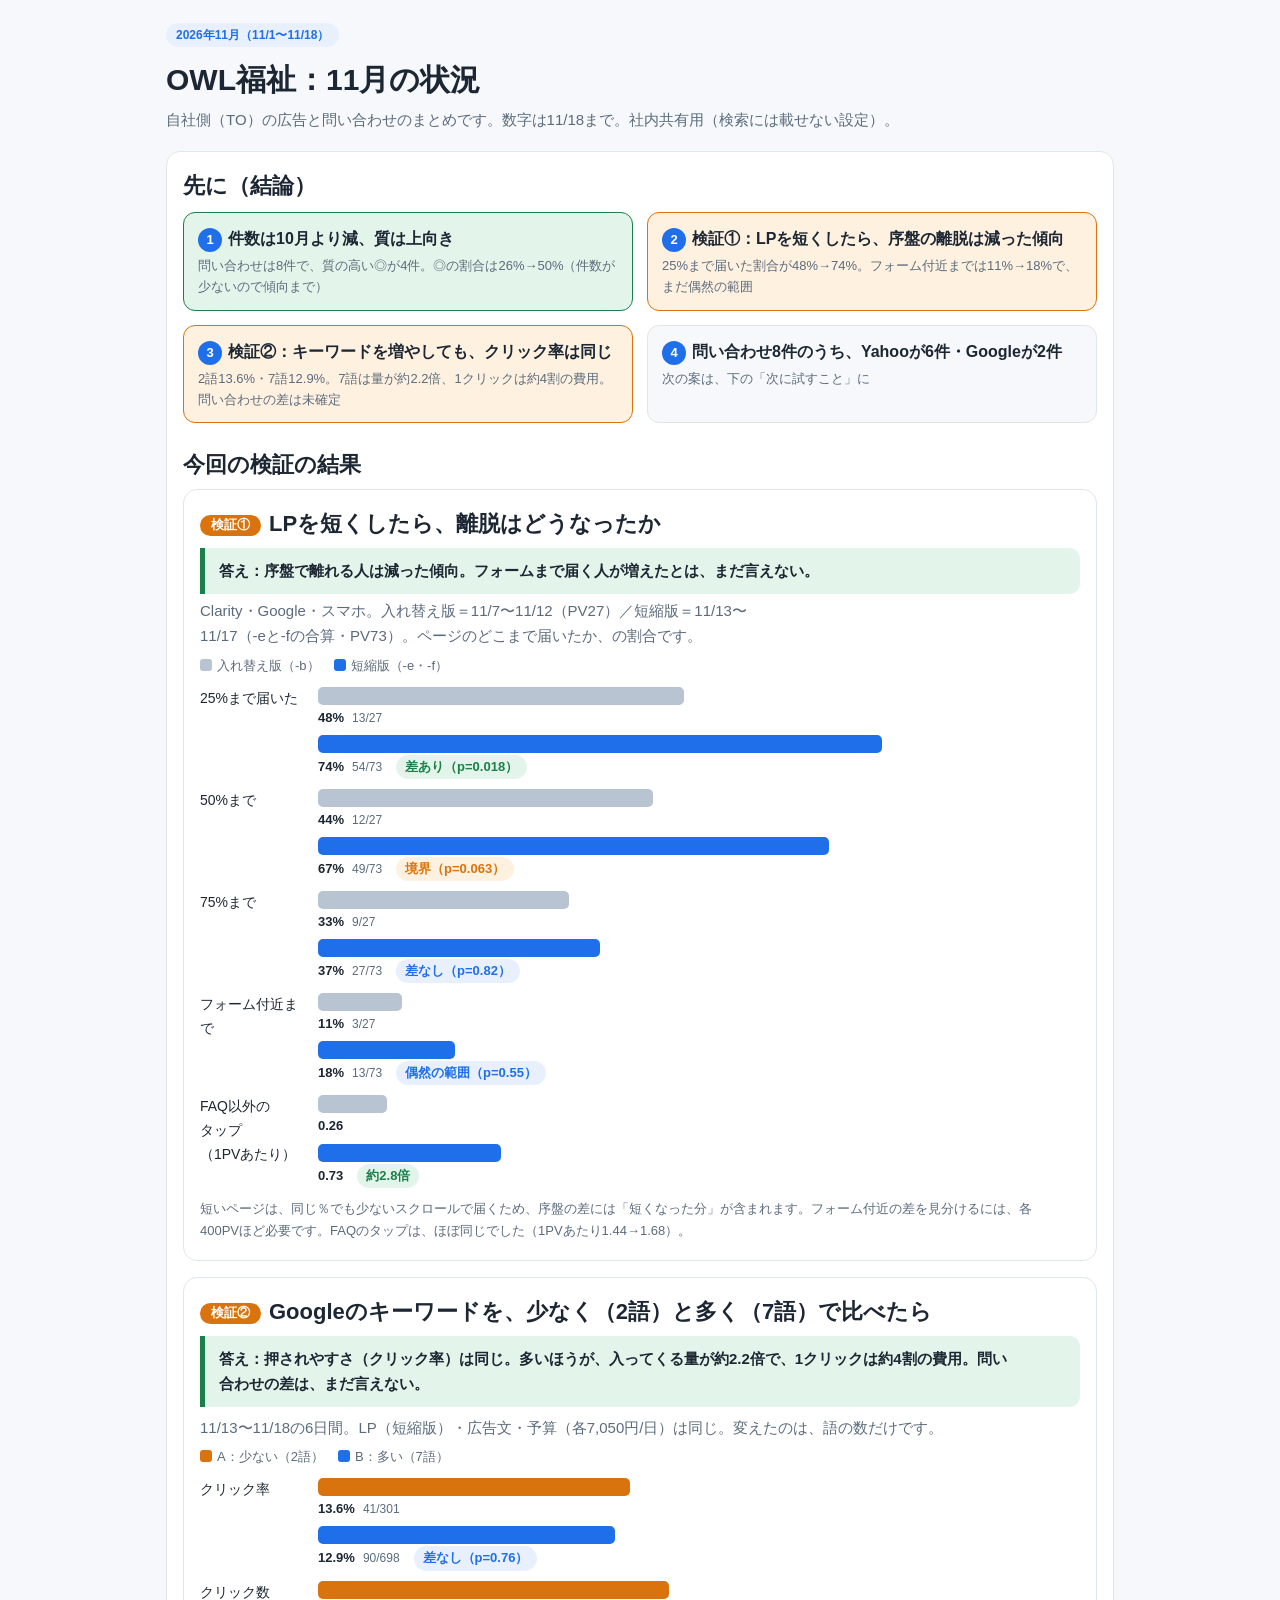
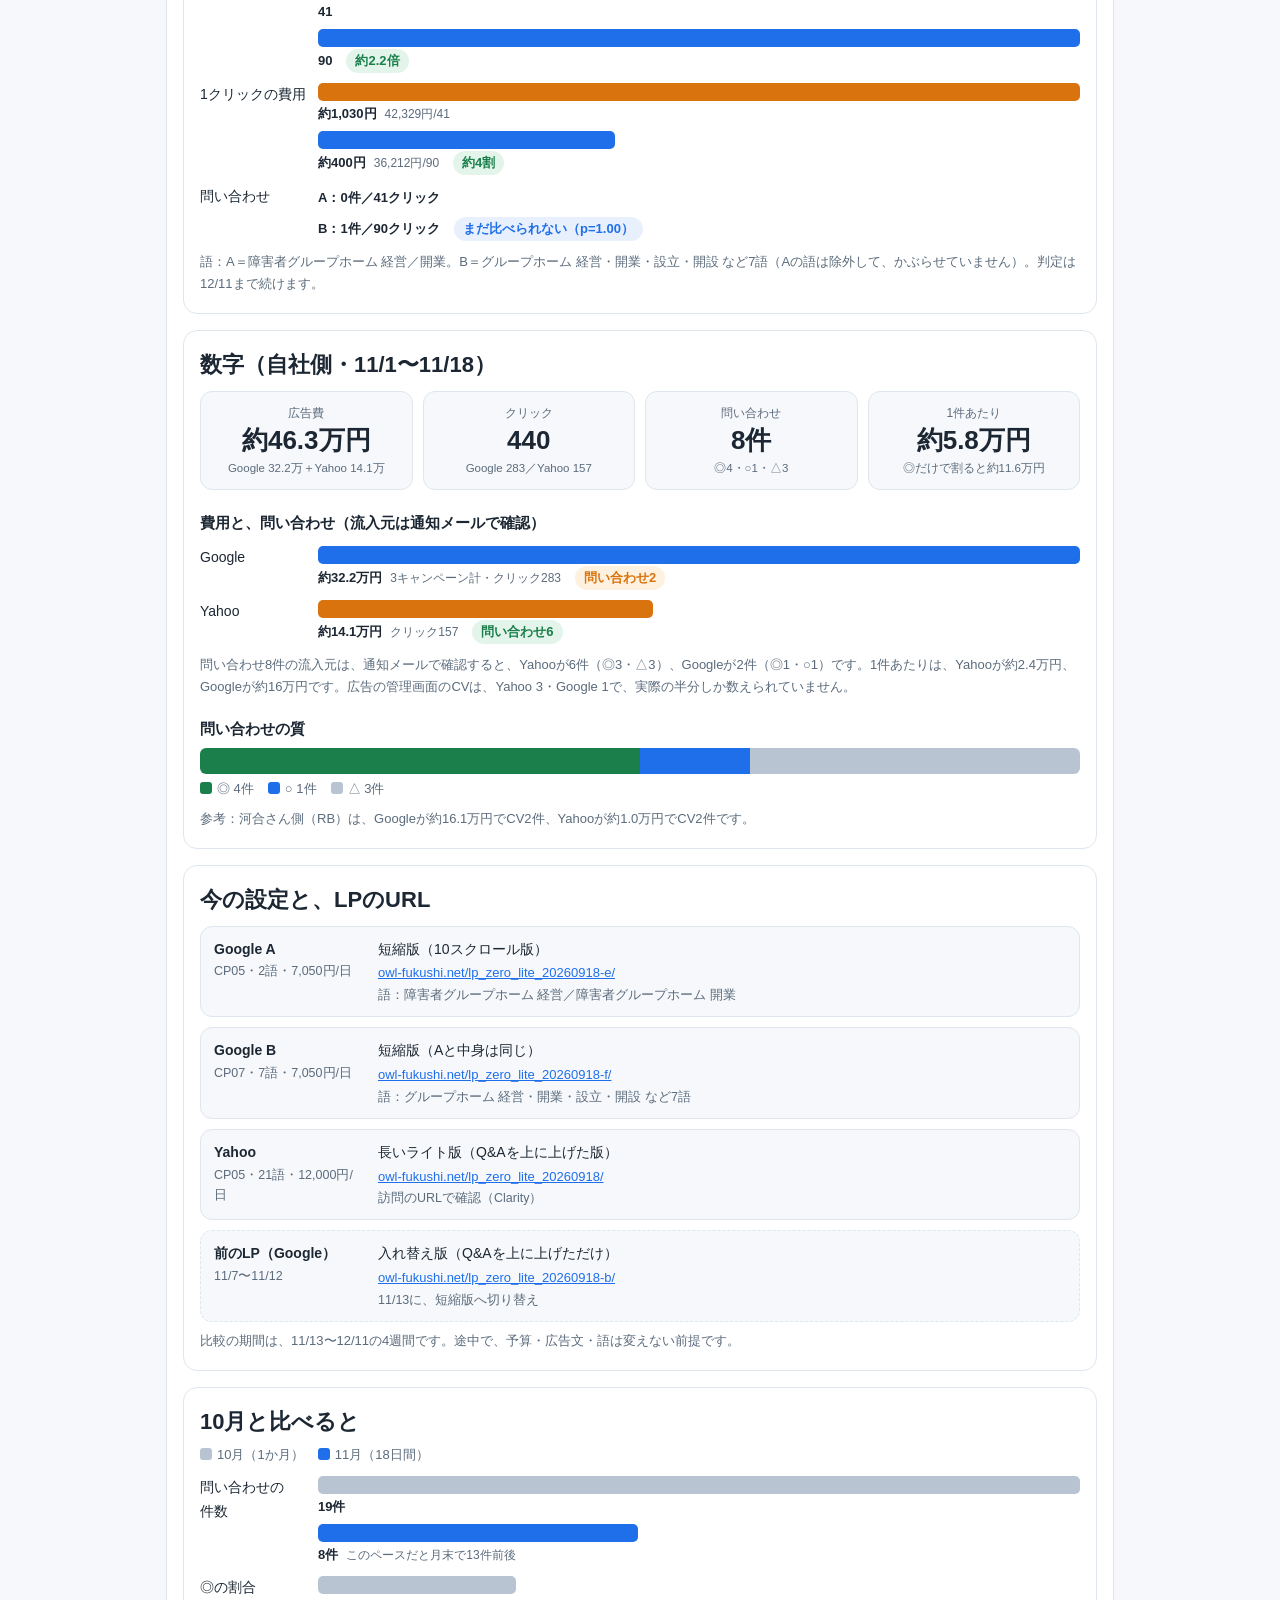
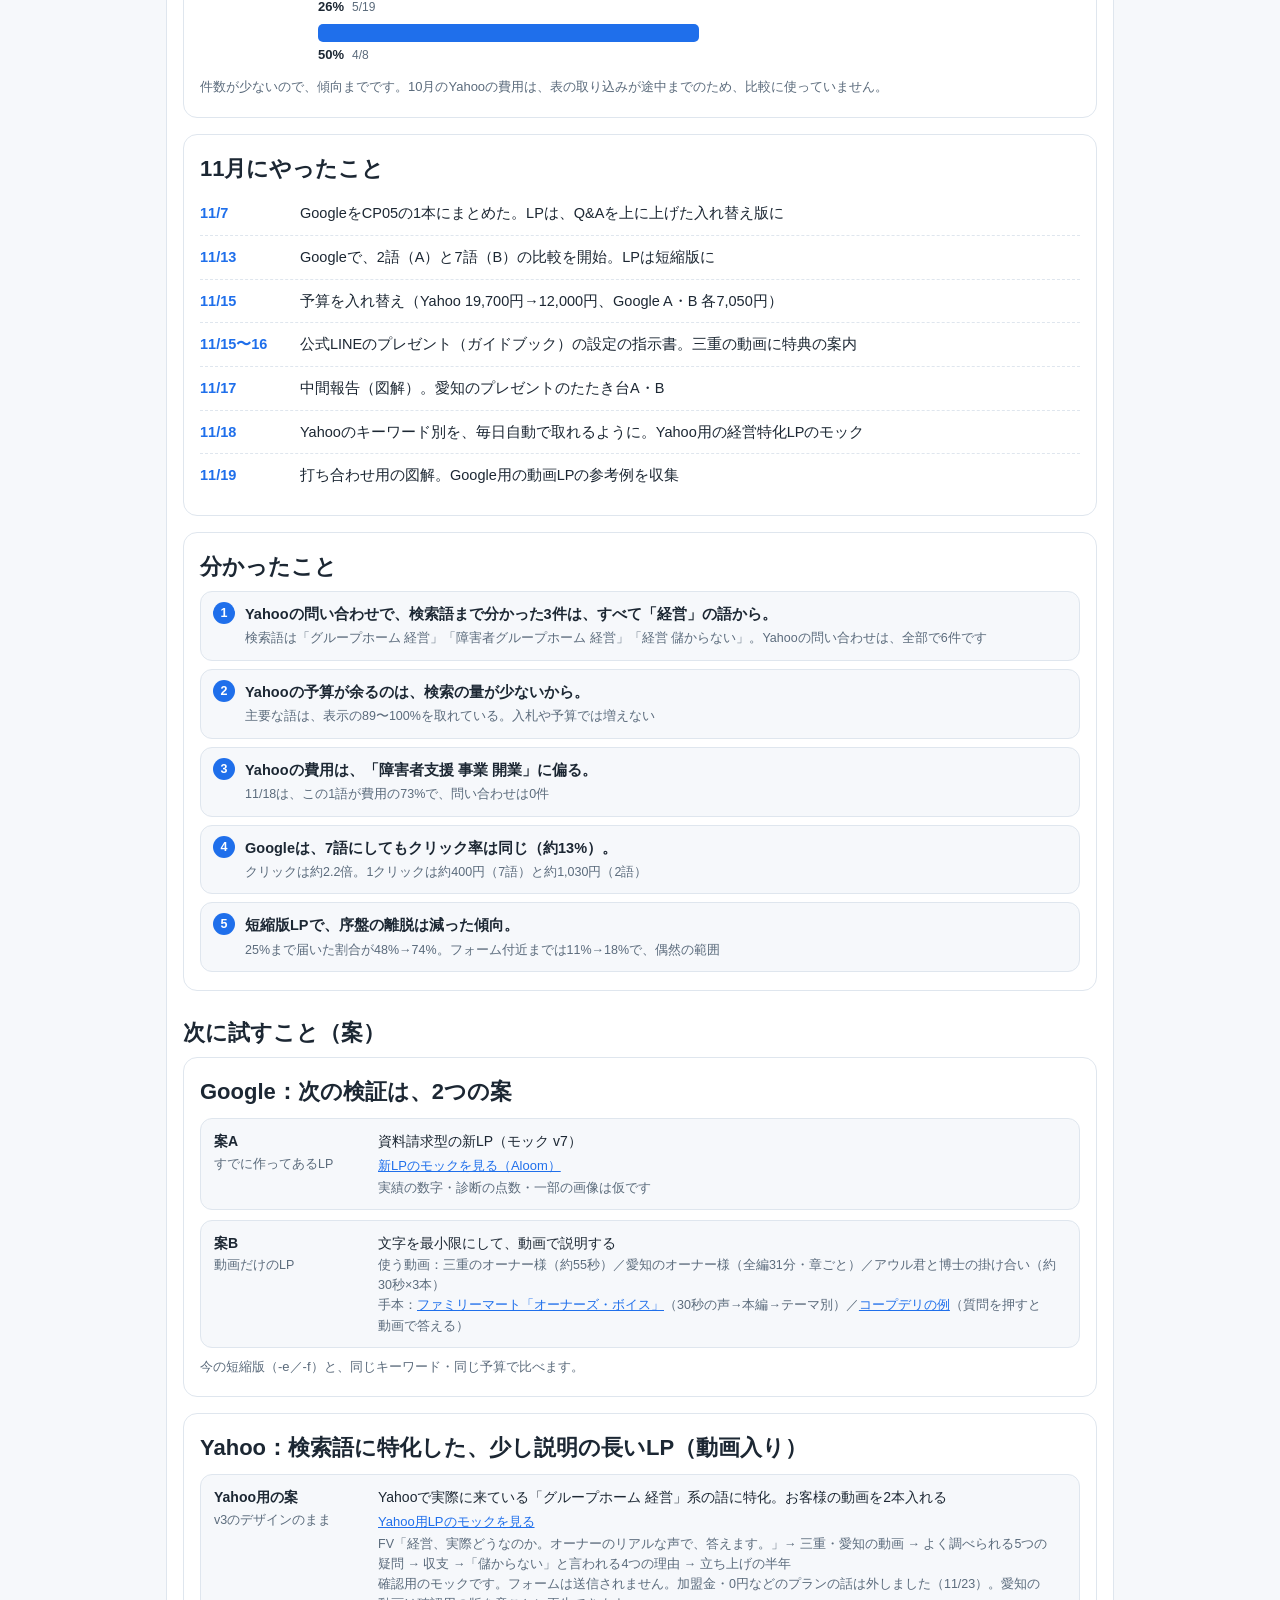
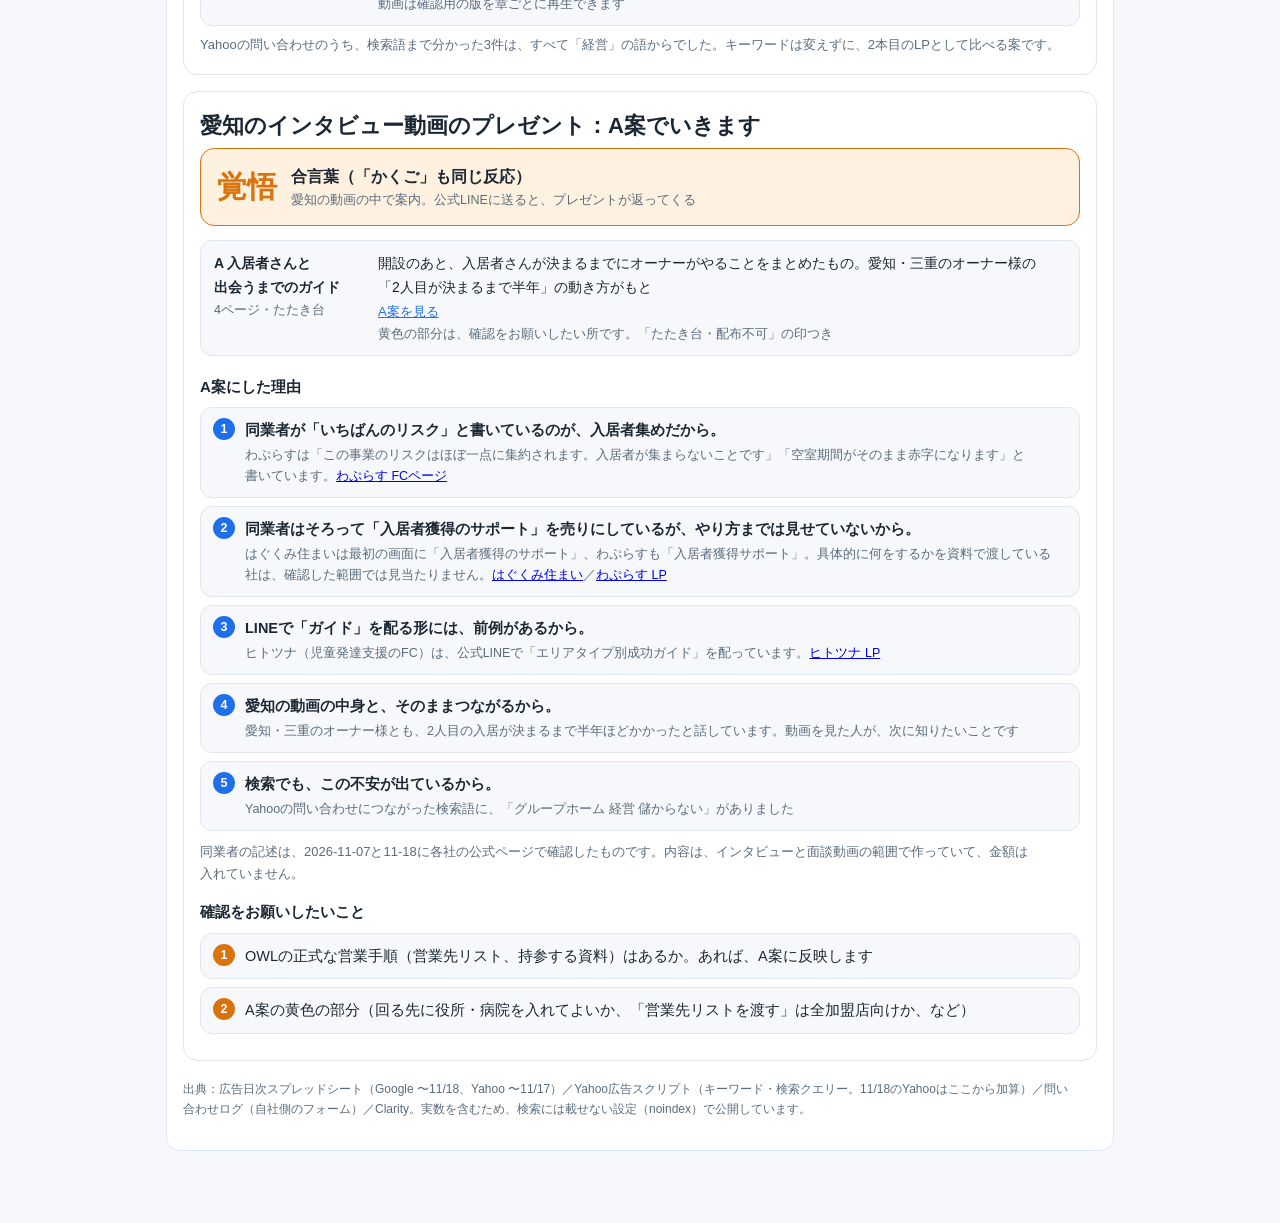
<file: index.html>
<!doctype html>
<html lang="ja">
<head>
<meta charset="utf-8">
<meta name="viewport" content="width=device-width, initial-scale=1">
<meta name="robots" content="noindex,nofollow">
<title>OWL福祉 11月の状況</title>
<style>
:root{
  --bg:#f6f8fb; --card:#ffffff; --ink:#1c2733; --sub:#5b6b7c; --line:#dfe6ee;
  --blue:#1f6feb; --blue-bg:#e8f0fe; --orange:#d9730d; --orange-bg:#fff1e0;
  --green:#1a7f4b; --green-bg:#e3f5ea; --red:#c0392b; --red-bg:#fdeceb; --gray-bar:#b8c4d1;
}
@media (prefers-color-scheme: dark){
  :root:not([data-theme="light"]){
    --bg:#0f1620; --card:#17212d; --ink:#e8eef5; --sub:#9bacbd; --line:#2a3745;
    --blue:#6aa6ff; --blue-bg:#16263f; --orange:#ffa94d; --orange-bg:#3a2a14; --green:#5fd39a; --green-bg:#12301f; --red:#ff8a7a; --red-bg:#3a1a17; --gray-bar:#4a5a6b;
  }
}
:root[data-theme="dark"]{
  --bg:#0f1620; --card:#17212d; --ink:#e8eef5; --sub:#9bacbd; --line:#2a3745;
  --blue:#6aa6ff; --blue-bg:#16263f; --orange:#ffa94d; --orange-bg:#3a2a14; --green:#5fd39a; --green-bg:#12301f; --red:#ff8a7a; --red-bg:#3a1a17; --gray-bar:#4a5a6b;
}
*{box-sizing:border-box}
html{-webkit-text-size-adjust:100%}
body{margin:0;background:var(--bg);color:var(--ink);font-family:-apple-system,BlinkMacSystemFont,"Hiragino Sans","Hiragino Kaku Gothic ProN","Yu Gothic",Meiryo,sans-serif;line-height:1.7;font-size:16px;word-break:auto-phrase;line-break:strict}
h1,h2,h3,.lead{text-wrap:balance}
.wrap{max-width:980px;margin:0 auto;padding:20px 16px 56px}
h1{font-size:clamp(22px,4.6vw,30px);line-height:1.4;margin:6px 0 6px}
h2{font-size:clamp(18px,3.8vw,22px);margin:0 0 6px;line-height:1.45}
h3{font-size:15px;margin:14px 0 6px}
.lead{color:var(--sub);margin:0 0 18px;font-size:15px}
.tag{display:inline-block;font-size:12px;font-weight:700;padding:2px 10px;border-radius:99px;background:var(--blue-bg);color:var(--blue);margin-bottom:6px}
.card{background:var(--card);border:1px solid var(--line);border-radius:14px;padding:18px 16px;margin:0 0 16px}
.concl,.card{min-width:0}
.grid2{display:grid;grid-template-columns:1fr 1fr;gap:14px}
.grid4{display:grid;grid-template-columns:repeat(4,1fr);gap:12px}
@media (max-width:820px){.grid4{grid-template-columns:1fr 1fr}}
@media (max-width:620px){.grid2,.grid4{grid-template-columns:1fr}}
.concl{border-radius:12px;padding:12px 14px;border:1px solid var(--line);background:var(--bg)}
.concl .no{display:inline-block;width:24px;height:24px;line-height:24px;text-align:center;border-radius:99px;background:var(--blue);color:#fff;font-weight:700;font-size:13px;margin-right:6px}
.concl b{display:block;margin-bottom:4px}
.concl small{color:var(--sub);display:block;font-size:13px;line-height:1.6}
.concl.good{background:var(--green-bg);border-color:var(--green)}
.concl.mid{background:var(--orange-bg);border-color:var(--orange)}
.bar-row{display:grid;grid-template-columns:110px minmax(0,1fr);align-items:start;gap:8px;margin:10px 0;font-size:14px}
@media (max-width:620px){.bar-row{grid-template-columns:minmax(0,1fr);gap:2px}}
.bars{display:grid;gap:6px;min-width:0}
.b{display:block;min-width:0}
.b i{display:block;height:18px;border-radius:5px;min-width:3px}
.lab{display:flex;flex-wrap:wrap;align-items:center;gap:2px 8px;margin-top:2px}
.b i.old{background:var(--gray-bar)} .b i.new{background:var(--blue)} .b i.a{background:var(--orange)} .b i.bb{background:var(--blue)} .b i.bud{background:var(--line)} .b i.use{background:var(--orange)}
.b span{font-weight:700;font-variant-numeric:tabular-nums;font-size:13px}
.b em{font-style:normal;color:var(--sub);font-size:12px;font-variant-numeric:tabular-nums}
.legend{display:flex;gap:14px;flex-wrap:wrap;font-size:13px;color:var(--sub);margin:4px 0 8px}
.legend i{display:inline-block;width:12px;height:12px;border-radius:3px;margin-right:5px;vertical-align:-1px}
.note{color:var(--sub);font-size:13px;margin:8px 0 0}
.verdict{display:inline-block;font-size:12px;font-weight:700;padding:1px 9px;border-radius:99px;margin-left:6px}
.v-ok{background:var(--green-bg);color:var(--green)} .v-no{background:var(--orange-bg);color:var(--orange)} .v-same{background:var(--blue-bg);color:var(--blue)}
.flow{display:grid;grid-template-columns:1fr 40px 1fr 40px 1fr;gap:6px;align-items:stretch}
.flow>*{min-width:0}
.flow .step{border-radius:12px;padding:12px;border:1px solid var(--line);background:var(--bg);font-size:14px}
.flow .step b{display:block;font-size:15px;margin-bottom:4px}
.flow .arrow{display:flex;align-items:center;justify-content:center;font-size:24px;color:var(--sub)}
.flow .step.a{background:var(--orange-bg);border-color:var(--orange)}
.flow .step.b2{background:var(--blue-bg);border-color:var(--blue)}
.flow .step.res{background:var(--green-bg);border-color:var(--green)}
@media (max-width:720px){.flow{grid-template-columns:1fr}.flow .arrow{transform:rotate(90deg);height:26px}}

th,td{border-bottom:1px solid var(--line);padding:9px 8px;text-align:left;vertical-align:top}
th{font-size:13px;color:var(--sub)}
td.n{text-align:right;font-variant-numeric:tabular-nums;font-weight:700}
.unk li{margin:5px 0}
ul{margin:6px 0;padding-left:20px}
.foot{color:var(--sub);font-size:12px;margin-top:18px}

h2 .n{display:inline-block;min-width:26px;height:26px;line-height:26px;text-align:center;border-radius:99px;background:var(--blue);color:#fff;font-size:14px;margin-right:8px;vertical-align:2px}
.bt{position:relative;height:22px;border-radius:5px;background:var(--line);overflow:visible;margin:2px 0}
.bt i{display:block;height:100%;border-radius:5px}
.bt .mk{position:absolute;top:-4px;bottom:-4px;width:0;border-left:2px dashed var(--orange)}
.bt .mk em{position:absolute;top:-17px;right:6px;font-style:normal;font-size:10.5px;color:var(--orange);white-space:nowrap;font-weight:700}
.rowd{display:grid;grid-template-columns:54px minmax(0,1fr);gap:8px;align-items:center;margin:20px 0 6px;font-size:13.5px}
.rowd .v{display:flex;gap:8px;align-items:center;flex-wrap:wrap}
.rowd .v b{font-variant-numeric:tabular-nums}
.stack{display:flex;height:26px;border-radius:6px;overflow:hidden;margin:6px 0 4px}
.stack i{display:block;height:100%}
.stack i.h{background:var(--orange)} .stack i.o{background:var(--gray-bar)}
table{width:100%;border-collapse:collapse;font-size:13.5px}
th,td{border-bottom:1px solid var(--line);padding:8px 6px;text-align:right;white-space:nowrap}
th:first-child,td:first-child{text-align:left;white-space:normal}
th{font-size:12px;color:var(--sub);font-weight:700}
.sc{overflow-x:auto;-webkit-overflow-scrolling:touch}
.ask{counter-reset:a;list-style:none;margin:8px 0 0;padding:0}
.ask li{counter-increment:a;position:relative;padding:10px 12px 10px 44px;border:1px solid var(--line);border-radius:12px;background:var(--bg);margin:0 0 8px;font-size:14.5px}
.ask li::before{content:counter(a);position:absolute;left:12px;top:10px;width:22px;height:22px;line-height:22px;text-align:center;border-radius:99px;background:var(--orange);color:#fff;font-size:12.5px;font-weight:700}
.gift{display:grid;grid-template-columns:repeat(3,minmax(0,1fr));gap:12px}
@media (max-width:760px){.gift{grid-template-columns:1fr}}
.gc{border:1px solid var(--line);border-radius:12px;padding:12px 14px;background:var(--bg);font-size:14px}
.gc b{display:block;font-size:15px;margin-bottom:2px}
.gc small{display:block;color:var(--sub);font-size:12.5px;line-height:1.6;margin-top:4px}
.st{display:inline-block;font-size:11.5px;font-weight:700;padding:1px 9px;border-radius:99px;margin-bottom:6px}
.st.ok{background:var(--green-bg);color:var(--green)} .st.wip{background:var(--orange-bg);color:var(--orange)} .st.no{background:var(--red-bg);color:var(--red)}
.key{display:flex;align-items:center;gap:14px;background:var(--orange-bg);border:1px solid var(--orange);border-radius:14px;padding:14px 16px;margin:0 0 14px}
.key .w{font-size:30px;font-weight:800;color:var(--orange);line-height:1}
.key small{display:block;color:var(--sub);font-size:12.5px}
.steps5{display:grid;grid-template-columns:repeat(5,minmax(0,1fr));gap:8px}
@media (max-width:760px){.steps5{grid-template-columns:1fr}}
.sp{border:1px solid var(--line);border-radius:12px;padding:10px 12px;background:var(--bg);font-size:13.5px;line-height:1.55}
.sp b{display:block;font-size:14px;margin-bottom:2px}
.pillbox{display:flex;flex-wrap:wrap;gap:6px;margin:6px 0 0}
.pill{font-size:12.5px;border:1px solid var(--line);border-radius:99px;padding:2px 10px;background:var(--bg)}
.pill.cv{border-color:var(--green);background:var(--green-bg);color:var(--green);font-weight:700}

.kpi{display:grid;grid-template-columns:repeat(4,minmax(0,1fr));gap:10px}
@media (max-width:760px){.kpi{grid-template-columns:1fr 1fr}}
.kp{border:1px solid var(--line);border-radius:12px;padding:12px 10px;background:var(--bg);text-align:center}
.kp small{display:block;font-size:12px;color:var(--sub);line-height:1.5}
.kp b{display:block;font-size:clamp(20px,5vw,26px);line-height:1.3;margin:2px 0;font-variant-numeric:tabular-nums}
.kp i{display:block;font-style:normal;font-size:11.5px;color:var(--sub);line-height:1.5}
.tl{list-style:none;margin:8px 0 0;padding:0}
.tl li{display:grid;grid-template-columns:88px minmax(0,1fr);gap:12px;padding:9px 0;border-bottom:1px dashed var(--line);font-size:14.5px}
.tl li:last-child{border-bottom:0}
.tl li b{color:var(--blue);font-variant-numeric:tabular-nums;white-space:nowrap}
.find{counter-reset:f;list-style:none;margin:8px 0 0;padding:0;display:grid;gap:8px}
.find li{counter-increment:f;position:relative;padding:10px 12px 10px 44px;border:1px solid var(--line);border-radius:12px;background:var(--bg);font-size:14.5px}
.find li::before{content:counter(f);position:absolute;left:12px;top:10px;width:22px;height:22px;line-height:22px;text-align:center;border-radius:99px;background:var(--blue);color:#fff;font-size:12.5px;font-weight:700}
.find li small{display:block;color:var(--sub);font-size:12.5px;margin-top:2px}

.set{display:grid;gap:10px;margin-top:10px}
.sr{display:grid;grid-template-columns:150px minmax(0,1fr);gap:4px 14px;border:1px solid var(--line);border-radius:12px;background:var(--bg);padding:11px 13px;font-size:14px}
@media (max-width:620px){.sr{grid-template-columns:minmax(0,1fr)}}
.sr b{display:block}
.sr small{display:block;color:var(--sub);font-size:12.5px;line-height:1.6}
.sr a{color:var(--blue);word-break:break-all;font-size:13px}
.sr.old{border-style:dashed}

.vt{display:inline-block;font-size:13px;font-weight:700;background:var(--orange);color:#fff;border-radius:99px;padding:1px 11px;margin-right:8px;vertical-align:2px}
.ans{background:var(--green-bg);border-left:5px solid var(--green);border-radius:0 10px 10px 0;padding:10px 14px;margin:8px 0 4px;font-size:15px;line-height:1.7}
</style>
</head>
<body>
<div class="wrap">

<span class="tag">2026年11月（11/1〜11/18）</span>
<h1>OWL福祉：11月の状況</h1>
<p class="lead">自社側（TO）の広告と問い合わせのまとめです。数字は11/18まで。社内共有用（検索には載せない設定）。</p>

<div class="card">
  <h2>先に（結論）</h2>
  <div class="grid2" style="margin-top:10px">
    <div class="concl good"><b><span class="no">1</span>件数は10月より減、質は上向き</b><small>問い合わせは8件で、質の高い◎が4件。◎の割合は26%→50%（件数が少ないので傾向まで）</small></div>
    <div class="concl mid"><b><span class="no">2</span>検証①：LPを短くしたら、序盤の離脱は減った傾向</b><small>25%まで届いた割合が48%→74%。フォーム付近までは11%→18%で、まだ偶然の範囲</small></div>
    <div class="concl mid"><b><span class="no">3</span>検証②：キーワードを増やしても、クリック率は同じ</b><small>2語13.6%・7語12.9%。7語は量が約2.2倍、1クリックは約4割の費用。問い合わせの差は未確定</small></div>
    <div class="concl"><b><span class="no">4</span>問い合わせ8件のうち、Yahooが6件・Googleが2件</b><small>次の案は、下の「次に試すこと」に</small></div>
</div>

<h2 style="margin:26px 0 8px">今回の検証の結果</h2>

<div class="card">
  <h2><span class="vt">検証①</span>LPを短くしたら、離脱はどうなったか</h2>
  <div class="ans"><b>答え：序盤で離れる人は減った傾向。フォームまで届く人が増えたとは、まだ言えない。</b></div>
  <p class="lead" style="margin-bottom:6px">Clarity・Google・スマホ。入れ替え版＝11/7〜11/12（PV27）／短縮版＝11/13〜11/17（-eと-fの合算・PV73）。ページのどこまで届いたか、の割合です。</p>
  <div class="legend"><span><i style="background:var(--gray-bar)"></i>入れ替え版（-b）</span><span><i style="background:var(--blue)"></i>短縮版（-e・-f）</span></div>
  <div class="bar-row"><div>25%まで届いた</div><div class="bars"><div class="b"><i class="old" style="width:48%"></i><div class="lab"><span>48%</span><em>13/27</em></div></div><div class="b"><i class="new" style="width:74%"></i><div class="lab"><span>74%</span><em>54/73</em><span class="verdict v-ok">差あり（p=0.018）</span></div></div></div></div>
  <div class="bar-row"><div>50%まで</div><div class="bars"><div class="b"><i class="old" style="width:44%"></i><div class="lab"><span>44%</span><em>12/27</em></div></div><div class="b"><i class="new" style="width:67%"></i><div class="lab"><span>67%</span><em>49/73</em><span class="verdict v-no">境界（p=0.063）</span></div></div></div></div>
  <div class="bar-row"><div>75%まで</div><div class="bars"><div class="b"><i class="old" style="width:33%"></i><div class="lab"><span>33%</span><em>9/27</em></div></div><div class="b"><i class="new" style="width:37%"></i><div class="lab"><span>37%</span><em>27/73</em><span class="verdict v-same">差なし（p=0.82）</span></div></div></div></div>
  <div class="bar-row"><div>フォーム付近まで</div><div class="bars"><div class="b"><i class="old" style="width:11%"></i><div class="lab"><span>11%</span><em>3/27</em></div></div><div class="b"><i class="new" style="width:18%"></i><div class="lab"><span>18%</span><em>13/73</em><span class="verdict v-same">偶然の範囲（p=0.55）</span></div></div></div></div>
  <div class="bar-row"><div>FAQ以外のタップ（1PVあたり）</div><div class="bars"><div class="b"><i class="old" style="width:9%"></i><div class="lab"><span>0.26</span></div></div><div class="b"><i class="new" style="width:24%"></i><div class="lab"><span>0.73</span><span class="verdict v-ok">約2.8倍</span></div></div></div></div>
  <p class="note">短いページは、同じ％でも少ないスクロールで届くため、序盤の差には「短くなった分」が含まれます。フォーム付近の差を見分けるには、各400PVほど必要です。FAQのタップは、ほぼ同じでした（1PVあたり1.44→1.68）。</p>
</div>

<div class="card">
  <h2><span class="vt">検証②</span>Googleのキーワードを、少なく（2語）と多く（7語）で比べたら</h2>
  <div class="ans"><b>答え：押されやすさ（クリック率）は同じ。多いほうが、入ってくる量が約2.2倍で、1クリックは約4割の費用。問い合わせの差は、まだ言えない。</b></div>
  <p class="lead" style="margin:8px 0 6px">11/13〜11/18の6日間。LP（短縮版）・広告文・予算（各7,050円/日）は同じ。変えたのは、語の数だけです。</p>
  <div class="legend"><span><i style="background:var(--orange)"></i>A：少ない（2語）</span><span><i style="background:var(--blue)"></i>B：多い（7語）</span></div>
  <div class="bar-row"><div>クリック率</div><div class="bars"><div class="b"><i class="a" style="width:41%"></i><div class="lab"><span>13.6%</span><em>41/301</em></div></div><div class="b"><i class="bb" style="width:39%"></i><div class="lab"><span>12.9%</span><em>90/698</em><span class="verdict v-same">差なし（p=0.76）</span></div></div></div></div>
  <div class="bar-row"><div>クリック数</div><div class="bars"><div class="b"><i class="a" style="width:46%"></i><div class="lab"><span>41</span></div></div><div class="b"><i class="bb" style="width:100%"></i><div class="lab"><span>90</span><span class="verdict v-ok">約2.2倍</span></div></div></div></div>
  <div class="bar-row"><div>1クリックの費用</div><div class="bars"><div class="b"><i class="a" style="width:100%"></i><div class="lab"><span>約1,030円</span><em>42,329円/41</em></div></div><div class="b"><i class="bb" style="width:39%"></i><div class="lab"><span>約400円</span><em>36,212円/90</em><span class="verdict v-ok">約4割</span></div></div></div></div>
  <div class="bar-row"><div>問い合わせ</div><div class="bars"><div class="b"><div class="lab"><span>A：0件／41クリック</span></div></div><div class="b"><div class="lab"><span>B：1件／90クリック</span><span class="verdict v-same">まだ比べられない（p=1.00）</span></div></div></div></div>
  <p class="note">語：A＝障害者グループホーム 経営／開業。B＝グループホーム 経営・開業・設立・開設 など7語（Aの語は除外して、かぶらせていません）。判定は12/11まで続けます。</p>
</div>

<div class="card">
  <h2>数字（自社側・11/1〜11/18）</h2>
  <div class="kpi" style="margin-top:10px">
    <div class="kp"><small>広告費</small><b>約46.3万円</b><i>Google 32.2万＋Yahoo 14.1万</i></div>
    <div class="kp"><small>クリック</small><b>440</b><i>Google 283／Yahoo 157</i></div>
    <div class="kp"><small>問い合わせ</small><b>8件</b><i>◎4・○1・△3</i></div>
    <div class="kp"><small>1件あたり</small><b>約5.8万円</b><i>◎だけで割ると約11.6万円</i></div>
  </div>

  <h3 style="font-size:15px;margin:20px 0 4px">費用と、問い合わせ（流入元は通知メールで確認）</h3>
  <div class="bar-row"><div>Google</div><div class="bars"><div class="b"><i class="new" style="width:100%"></i><div class="lab"><span>約32.2万円</span><em>3キャンペーン計・クリック283</em><span class="verdict v-no">問い合わせ2</span></div></div></div></div>
  <div class="bar-row"><div>Yahoo</div><div class="bars"><div class="b"><i class="a" style="width:43.9%"></i><div class="lab"><span>約14.1万円</span><em>クリック157</em><span class="verdict v-ok">問い合わせ6</span></div></div></div></div>
  <p class="note">問い合わせ8件の流入元は、通知メールで確認すると、Yahooが6件（◎3・△3）、Googleが2件（◎1・○1）です。1件あたりは、Yahooが約2.4万円、Googleが約16万円です。広告の管理画面のCVは、Yahoo 3・Google 1で、実際の半分しか数えられていません。</p>

  <h3 style="font-size:15px;margin:18px 0 4px">問い合わせの質</h3>
  <div class="stack"><i style="width:50%;background:var(--green)"></i><i style="width:12.5%;background:var(--blue)"></i><i style="width:37.5%;background:var(--gray-bar)"></i></div>
  <div class="legend"><span><i style="background:var(--green)"></i>◎ 4件</span><span><i style="background:var(--blue)"></i>○ 1件</span><span><i style="background:var(--gray-bar)"></i>△ 3件</span></div>
  <p class="note">参考：河合さん側（RB）は、Googleが約16.1万円でCV2件、Yahooが約1.0万円でCV2件です。</p>
</div>

<div class="card">
  <h2>今の設定と、LPのURL</h2>
  <div class="set">
    <div class="sr"><div><b>Google A</b><small>CP05・2語・7,050円/日</small></div><div>短縮版（10スクロール版）<br><a href="https://owl-fukushi.net/lp_zero_lite_20260918-e/" target="_blank" rel="noopener">owl-fukushi.net/lp_zero_lite_20260918-e/</a><small>語：障害者グループホーム 経営／障害者グループホーム 開業</small></div></div>
    <div class="sr"><div><b>Google B</b><small>CP07・7語・7,050円/日</small></div><div>短縮版（Aと中身は同じ）<br><a href="https://owl-fukushi.net/lp_zero_lite_20260918-f/" target="_blank" rel="noopener">owl-fukushi.net/lp_zero_lite_20260918-f/</a><small>語：グループホーム 経営・開業・設立・開設 など7語</small></div></div>
    <div class="sr"><div><b>Yahoo</b><small>CP05・21語・12,000円/日</small></div><div>長いライト版（Q&amp;Aを上に上げた版）<br><a href="https://owl-fukushi.net/lp_zero_lite_20260918/" target="_blank" rel="noopener">owl-fukushi.net/lp_zero_lite_20260918/</a><small>訪問のURLで確認（Clarity）</small></div></div>
    <div class="sr old"><div><b>前のLP（Google）</b><small>11/7〜11/12</small></div><div>入れ替え版（Q&amp;Aを上に上げただけ）<br><a href="https://owl-fukushi.net/lp_zero_lite_20260918-b/" target="_blank" rel="noopener">owl-fukushi.net/lp_zero_lite_20260918-b/</a><small>11/13に、短縮版へ切り替え</small></div></div>
  </div>
  <p class="note">比較の期間は、11/13〜12/11の4週間です。途中で、予算・広告文・語は変えない前提です。</p>
</div>

<div class="card">
  <h2>10月と比べると</h2>
  <div class="legend"><span><i style="background:var(--gray-bar)"></i>10月（1か月）</span><span><i style="background:var(--blue)"></i>11月（18日間）</span></div>
  <div class="bar-row"><div>問い合わせの件数</div><div class="bars"><div class="b"><i class="old" style="width:100%"></i><div class="lab"><span>19件</span></div></div><div class="b"><i class="new" style="width:42%"></i><div class="lab"><span>8件</span><em>このペースだと月末で13件前後</em></div></div></div></div>
  <div class="bar-row"><div>◎の割合</div><div class="bars"><div class="b"><i class="old" style="width:26%"></i><div class="lab"><span>26%</span><em>5/19</em></div></div><div class="b"><i class="new" style="width:50%"></i><div class="lab"><span>50%</span><em>4/8</em></div></div></div></div>
  <p class="note">件数が少ないので、傾向までです。10月のYahooの費用は、表の取り込みが途中までのため、比較に使っていません。</p>
</div>

<div class="card">
  <h2>11月にやったこと</h2>
  <ul class="tl">
    <li><b>11/7</b><span>GoogleをCP05の1本にまとめた。LPは、Q&amp;Aを上に上げた入れ替え版に</span></li>
    <li><b>11/13</b><span>Googleで、2語（A）と7語（B）の比較を開始。LPは短縮版に</span></li>
    <li><b>11/15</b><span>予算を入れ替え（Yahoo 19,700円→12,000円、Google A・B 各7,050円）</span></li>
    <li><b>11/15〜16</b><span>公式LINEのプレゼント（ガイドブック）の設定の指示書。三重の動画に特典の案内</span></li>
    <li><b>11/17</b><span>中間報告（図解）。愛知のプレゼントのたたき台A・B</span></li>
    <li><b>11/18</b><span>Yahooのキーワード別を、毎日自動で取れるように。Yahoo用の経営特化LPのモック</span></li>
    <li><b>11/19</b><span>打ち合わせ用の図解。Google用の動画LPの参考例を収集</span></li>
  </ul>
</div>

<div class="card">
  <h2>分かったこと</h2>
  <ol class="find">
    <li><b>Yahooの問い合わせで、検索語まで分かった3件は、すべて「経営」の語から。</b><small>検索語は「グループホーム 経営」「障害者グループホーム 経営」「経営 儲からない」。Yahooの問い合わせは、全部で6件です</small></li>
    <li><b>Yahooの予算が余るのは、検索の量が少ないから。</b><small>主要な語は、表示の89〜100%を取れている。入札や予算では増えない</small></li>
    <li><b>Yahooの費用は、「障害者支援 事業 開業」に偏る。</b><small>11/18は、この1語が費用の73%で、問い合わせは0件</small></li>
    <li><b>Googleは、7語にしてもクリック率は同じ（約13%）。</b><small>クリックは約2.2倍。1クリックは約400円（7語）と約1,030円（2語）</small></li>
    <li><b>短縮版LPで、序盤の離脱は減った傾向。</b><small>25%まで届いた割合が48%→74%。フォーム付近までは11%→18%で、偶然の範囲</small></li>
  </ol>
</div>

<h2 style="margin:26px 0 8px">次に試すこと（案）</h2>

<div class="card">
  <h2>Google：次の検証は、2つの案</h2>
  <div class="set">
    <div class="sr"><div><b>案A</b><small>すでに作ってあるLP</small></div><div>資料請求型の新LP（モック v7）<br><a href="https://aloom-storage.runbird.net/html/cmtv3s2q000038lljfumo9wjy/025284fa-03eb-4c4d-9f07-5eff56b9f38e.html" target="_blank" rel="noopener">新LPのモックを見る（Aloom）</a><small>実績の数字・診断の点数・一部の画像は仮です</small></div></div>
    <div class="sr"><div><b>案B</b><small>動画だけのLP</small></div><div>文字を最小限にして、動画で説明する<br><small>使う動画：三重のオーナー様（約55秒）／愛知のオーナー様（全編31分・章ごと）／アウル君と博士の掛け合い（約30秒×3本）</small><small>手本：<a href="https://www.family.co.jp/company/fc/lp/ownersvoice.html" target="_blank" rel="noopener">ファミリーマート「オーナーズ・ボイス」</a>（30秒の声→本編→テーマ別）／<a href="https://mil.movie/case/16565.html/" target="_blank" rel="noopener">コープデリの例</a>（質問を押すと動画で答える）</small></div></div>
  </div>
  <p class="note">今の短縮版（-e／-f）と、同じキーワード・同じ予算で比べます。</p>
</div>

<div class="card">
  <h2>Yahoo：検索語に特化した、少し説明の長いLP（動画入り）</h2>
  <div class="set">
    <div class="sr"><div><b>Yahoo用の案</b><small>v3のデザインのまま</small></div><div>Yahooで実際に来ている「グループホーム 経営」系の語に特化。お客様の動画を2本入れる<br><a href="https://hoshizaemonn.github.io/owl-fukushi-202611/lp-yahoo/" target="_blank" rel="noopener">Yahoo用LPのモックを見る</a><small>FV「経営、実際どうなのか。オーナーのリアルな声で、答えます。」→ 三重・愛知の動画 → よく調べられる5つの疑問 → 収支 →「儲からない」と言われる4つの理由 → 立ち上げの半年</small><small>確認用のモックです。フォームは送信されません。加盟金・0円などのプランの話は外しました（11/23）。愛知の動画は確認用の版を章ごとに再生できます</small></div></div>
  </div>
  <p class="note">Yahooの問い合わせのうち、検索語まで分かった3件は、すべて「経営」の語からでした。キーワードは変えずに、2本目のLPとして比べる案です。</p>
</div>

<div class="card">
  <h2>愛知のインタビュー動画のプレゼント：A案でいきます</h2>
  <div class="key"><div class="w">覚悟</div><div><b>合言葉（「かくご」も同じ反応）</b><small>愛知の動画の中で案内。公式LINEに送ると、プレゼントが返ってくる</small></div></div>
  <div class="set">
    <div class="sr"><div><b>A 入居者さんと出会うまでのガイド</b><small>4ページ・たたき台</small></div><div>開設のあと、入居者さんが決まるまでにオーナーがやることをまとめたもの。愛知・三重のオーナー様の「2人目が決まるまで半年」の動き方がもと<br><a href="https://hoshizaemonn.github.io/owl-fukushi-202611/gift/a.html" target="_blank" rel="noopener">A案を見る</a><small>黄色の部分は、確認をお願いしたい所です。「たたき台・配布不可」の印つき</small></div></div>
  </div>

  <h3 style="font-size:15px;margin:18px 0 4px">A案にした理由</h3>
  <ol class="find">
    <li><b>同業者が「いちばんのリスク」と書いているのが、入居者集めだから。</b><small>わぷらすは「この事業のリスクはほぼ一点に集約されます。入居者が集まらないことです」「空室期間がそのまま赤字になります」と書いています。<a href="https://t-win-inc.com/fc/" target="_blank" rel="noopener">わぷらす FCページ</a></small></li>
    <li><b>同業者はそろって「入居者獲得のサポート」を売りにしているが、やり方までは見せていないから。</b><small>はぐくみ住まいは最初の画面に「入居者獲得のサポート」、わぷらすも「入居者獲得サポート」。具体的に何をするかを資料で渡している社は、確認した範囲では見当たりません。<a href="https://hagukumi-sumai.com/" target="_blank" rel="noopener">はぐくみ住まい</a>／<a href="https://t-win-inc.com/lpa" target="_blank" rel="noopener">わぷらす LP</a></small></li>
    <li><b>LINEで「ガイド」を配る形には、前例があるから。</b><small>ヒトツナ（児童発達支援のFC）は、公式LINEで「エリアタイプ別成功ガイド」を配っています。<a href="https://hitotsuna-fc.com/lp-02" target="_blank" rel="noopener">ヒトツナ LP</a></small></li>
    <li><b>愛知の動画の中身と、そのままつながるから。</b><small>愛知・三重のオーナー様とも、2人目の入居が決まるまで半年ほどかかったと話しています。動画を見た人が、次に知りたいことです</small></li>
    <li><b>検索でも、この不安が出ているから。</b><small>Yahooの問い合わせにつながった検索語に、「グループホーム 経営 儲からない」がありました</small></li>
  </ol>
  <p class="note" style="margin-top:10px">同業者の記述は、2026-11-07と11-18に各社の公式ページで確認したものです。内容は、インタビューと面談動画の範囲で作っていて、金額は入れていません。</p>

  <h3 style="font-size:15px;margin:14px 0 4px">確認をお願いしたいこと</h3>
  <ol class="ask">
    <li>OWLの正式な営業手順（営業先リスト、持参する資料）はあるか。あれば、A案に反映します</li>
    <li>A案の黄色の部分（回る先に役所・病院を入れてよいか、「営業先リストを渡す」は全加盟店向けか、など）</li>
  </ol>
</div>

<p class="foot">出典：広告日次スプレッドシート（Google 〜11/18、Yahoo 〜11/17）／Yahoo広告スクリプト（キーワード・検索クエリー。11/18のYahooはここから加算）／問い合わせログ（自社側のフォーム）／Clarity。実数を含むため、検索には載せない設定（noindex）で公開しています。</p>
</div>
</body>
</html>
</file>
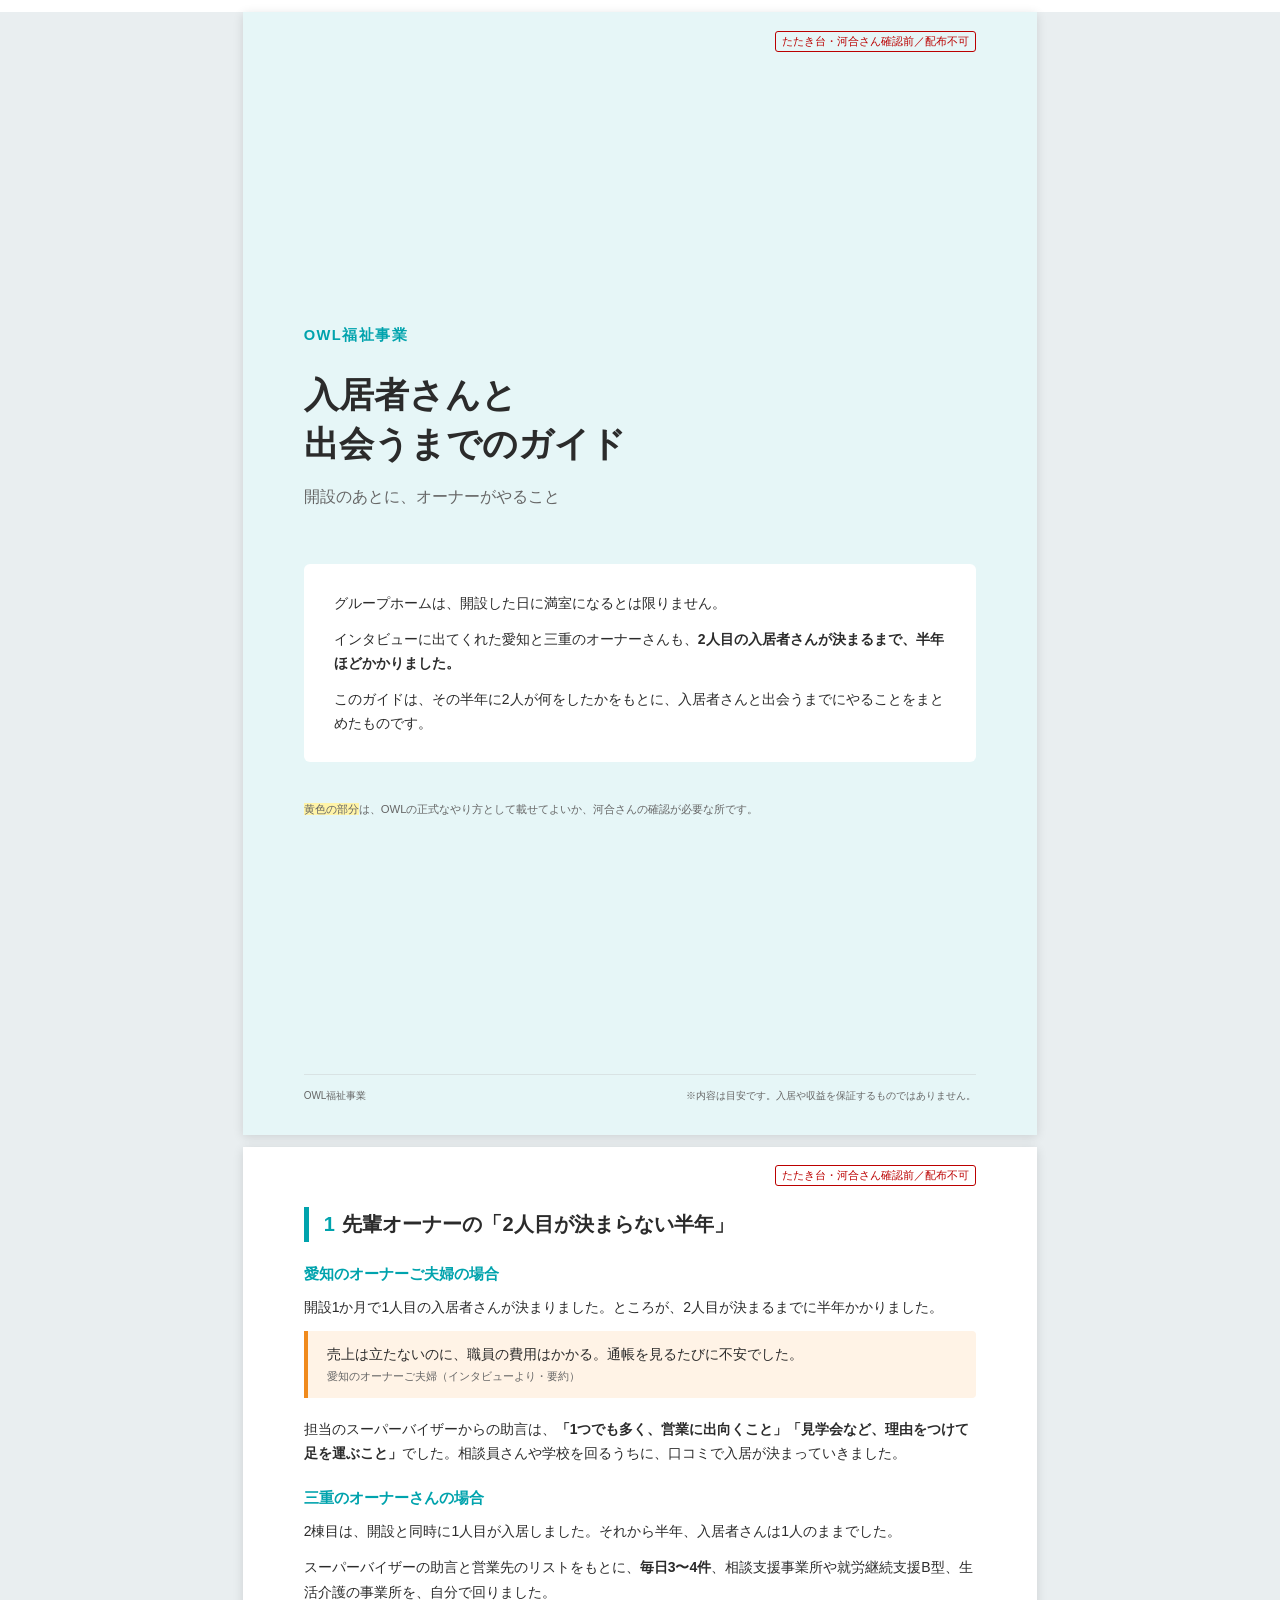
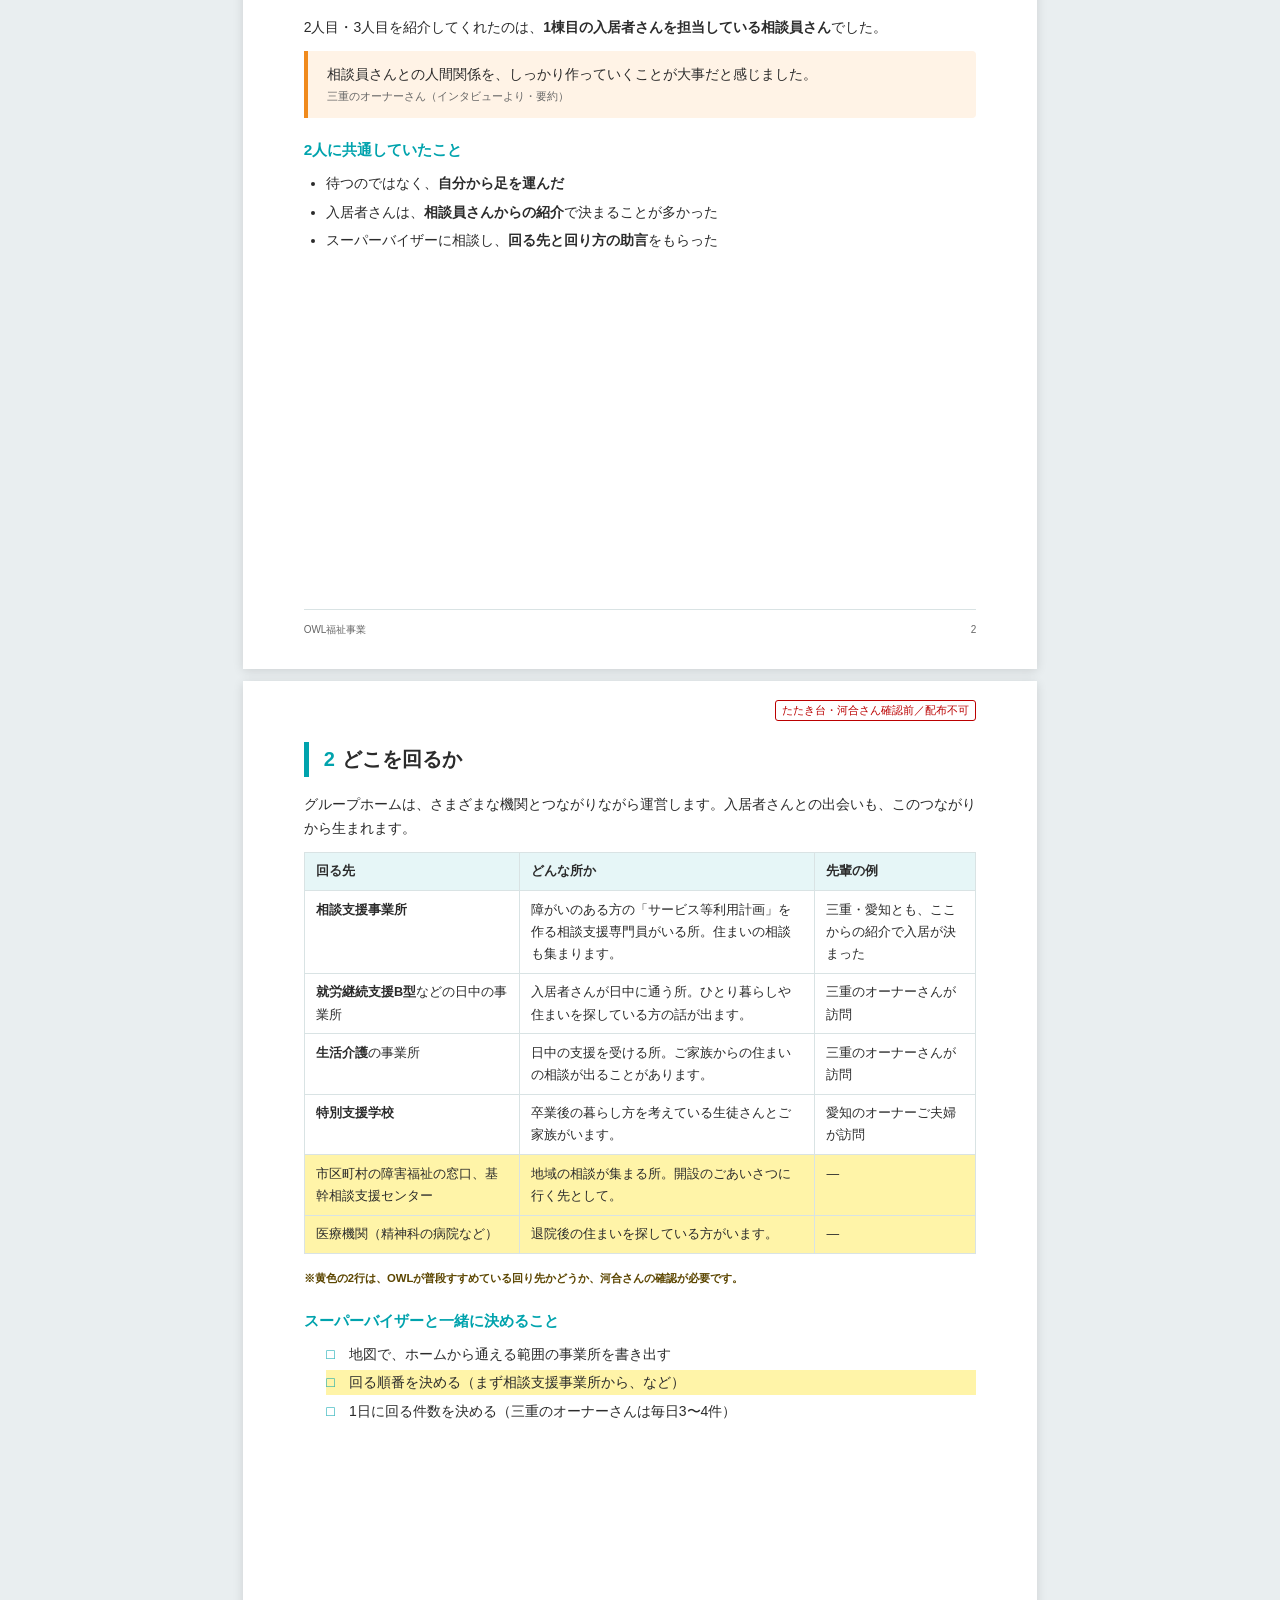
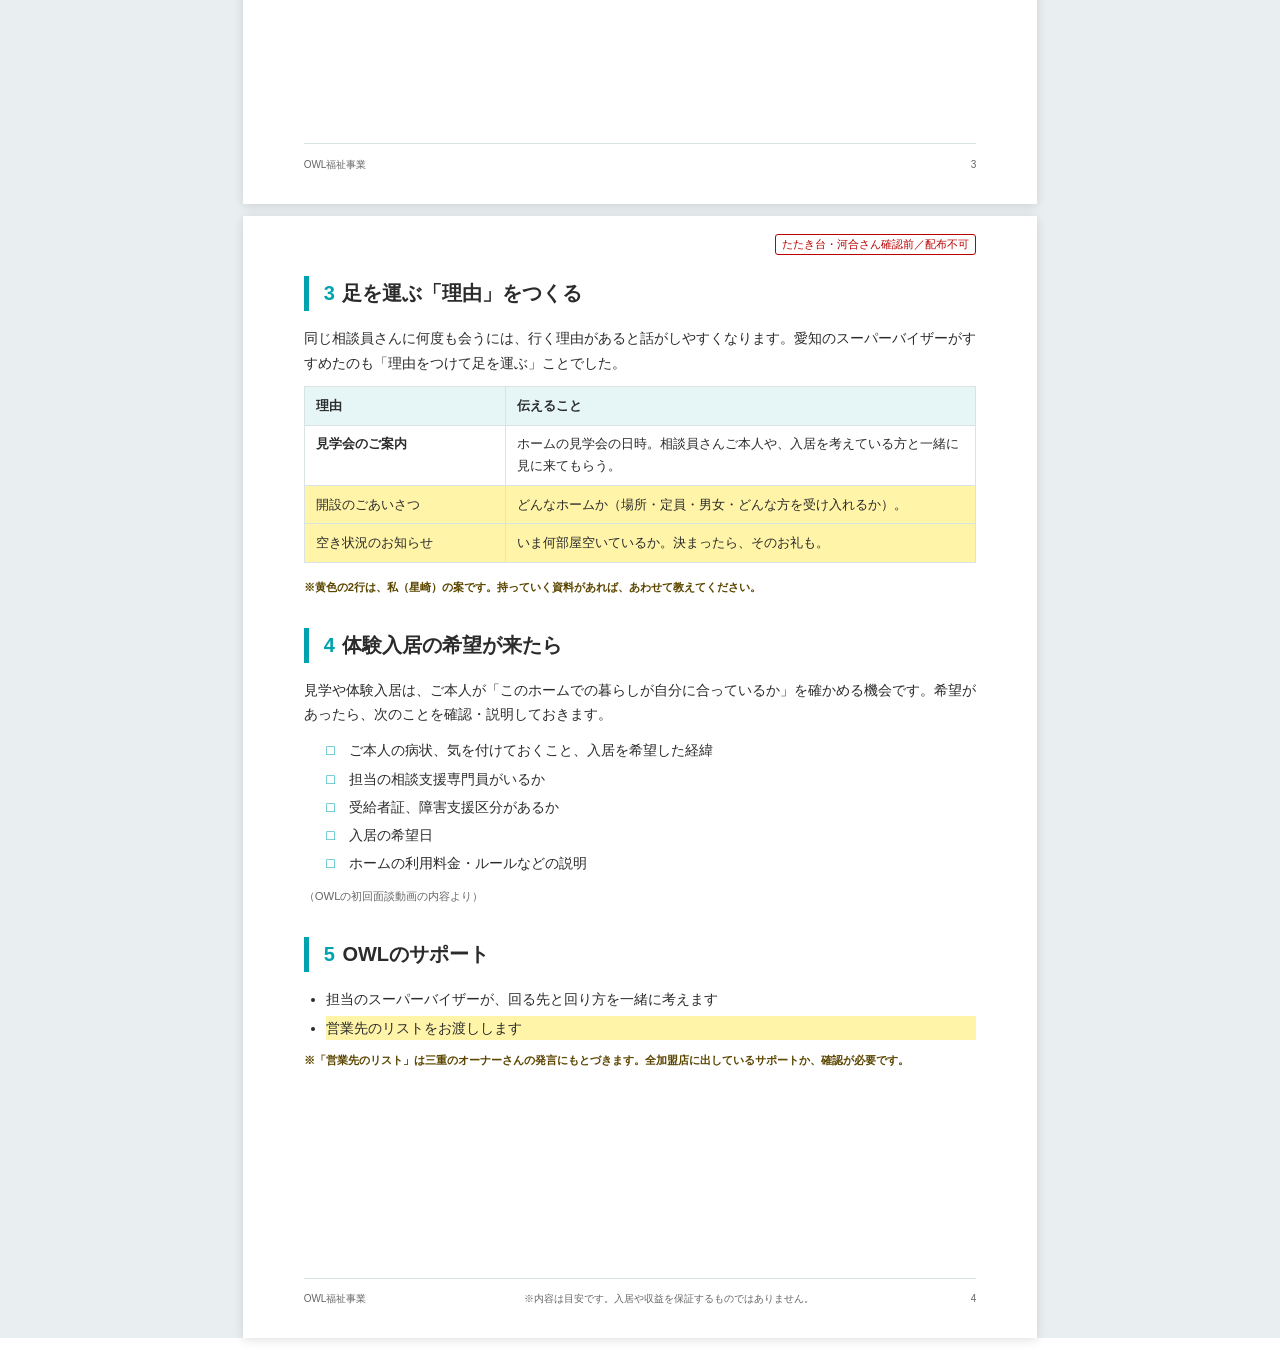
<file: gift/a.html>
<!doctype html>
<html lang="ja">
<head>
<meta charset="utf-8">
<meta name="viewport" content="width=device-width, initial-scale=1">
<meta name="robots" content="noindex,nofollow">
<title>入居者さんと出会うまでのガイド（たたき台）</title>
<link rel="stylesheet" href="style.css">
<style>@media screen{body{background:#e9eef0}.page{margin:12px auto;box-shadow:0 2px 10px rgba(0,0,0,.12);background:#fff}.page.cover{background:#e6f6f7}}@media screen and (max-width:820px){html{zoom:.46}}</style>
</head>
<body>

<!-- 1 表紙 -->
<section class="page cover">
  <div class="draft">たたき台・河合さん確認前／配布不可</div>
  <div class="brand">OWL福祉事業</div>
  <h1>入居者さんと<br>出会うまでのガイド</h1>
  <div class="lead">開設のあとに、オーナーがやること</div>
  <div class="box">
    <p>グループホームは、開設した日に満室になるとは限りません。</p>
    <p>インタビューに出てくれた愛知と三重のオーナーさんも、<strong>2人目の入居者さんが決まるまで、半年ほどかかりました。</strong></p>
    <p style="margin:0">このガイドは、その半年に2人が何をしたかをもとに、入居者さんと出会うまでにやることをまとめたものです。</p>
  </div>
  <p class="legend" style="margin-top:10mm"><span class="chk">黄色の部分</span>は、OWLの正式なやり方として載せてよいか、河合さんの確認が必要な所です。</p>
  <div class="foot"><span>OWL福祉事業</span><span>※内容は目安です。入居や収益を保証するものではありません。</span></div>
</section>

<!-- 2 2人の半年 -->
<section class="page">
  <div class="draft">たたき台・河合さん確認前／配布不可</div>
  <h2><span class="no">1</span>先輩オーナーの「2人目が決まらない半年」</h2>

  <h3>愛知のオーナーご夫婦の場合</h3>
  <p>開設1か月で1人目の入居者さんが決まりました。ところが、2人目が決まるまでに半年かかりました。</p>
  <div class="voice">
    売上は立たないのに、職員の費用はかかる。通帳を見るたびに不安でした。
    <div class="who">愛知のオーナーご夫婦（インタビューより・要約）</div>
  </div>
  <p>担当のスーパーバイザーからの助言は、<strong>「1つでも多く、営業に出向くこと」「見学会など、理由をつけて足を運ぶこと」</strong>でした。相談員さんや学校を回るうちに、口コミで入居が決まっていきました。</p>

  <h3>三重のオーナーさんの場合</h3>
  <p>2棟目は、開設と同時に1人目が入居しました。それから半年、入居者さんは1人のままでした。</p>
  <p>スーパーバイザーの助言と営業先のリストをもとに、<strong>毎日3〜4件</strong>、相談支援事業所や就労継続支援B型、生活介護の事業所を、自分で回りました。</p>
  <p>2人目・3人目を紹介してくれたのは、<strong>1棟目の入居者さんを担当している相談員さん</strong>でした。</p>
  <div class="voice">
    相談員さんとの人間関係を、しっかり作っていくことが大事だと感じました。
    <div class="who">三重のオーナーさん（インタビューより・要約）</div>
  </div>

  <h3>2人に共通していたこと</h3>
  <ul>
    <li>待つのではなく、<strong>自分から足を運んだ</strong></li>
    <li>入居者さんは、<strong>相談員さんからの紹介</strong>で決まることが多かった</li>
    <li>スーパーバイザーに相談し、<strong>回る先と回り方の助言</strong>をもらった</li>
  </ul>
  <div class="foot"><span>OWL福祉事業</span><span>2</span></div>
</section>

<!-- 3 回る先 -->
<section class="page">
  <div class="draft">たたき台・河合さん確認前／配布不可</div>
  <h2><span class="no">2</span>どこを回るか</h2>
  <p>グループホームは、さまざまな機関とつながりながら運営します。入居者さんとの出会いも、このつながりから生まれます。</p>

  <table>
    <tr><th style="width:32%">回る先</th><th>どんな所か</th><th style="width:24%">先輩の例</th></tr>
    <tr><td><strong>相談支援事業所</strong></td><td>障がいのある方の「サービス等利用計画」を作る相談支援専門員がいる所。住まいの相談も集まります。</td><td>三重・愛知とも、ここからの紹介で入居が決まった</td></tr>
    <tr><td><strong>就労継続支援B型</strong>などの日中の事業所</td><td>入居者さんが日中に通う所。ひとり暮らしや住まいを探している方の話が出ます。</td><td>三重のオーナーさんが訪問</td></tr>
    <tr><td><strong>生活介護</strong>の事業所</td><td>日中の支援を受ける所。ご家族からの住まいの相談が出ることがあります。</td><td>三重のオーナーさんが訪問</td></tr>
    <tr><td><strong>特別支援学校</strong></td><td>卒業後の暮らし方を考えている生徒さんとご家族がいます。</td><td>愛知のオーナーご夫婦が訪問</td></tr>
    <tr class="chk"><td>市区町村の障害福祉の窓口、基幹相談支援センター</td><td>地域の相談が集まる所。開設のごあいさつに行く先として。</td><td>―</td></tr>
    <tr class="chk"><td>医療機関（精神科の病院など）</td><td>退院後の住まいを探している方がいます。</td><td>―</td></tr>
  </table>
  <p class="chk-note">※黄色の2行は、OWLが普段すすめている回り先かどうか、河合さんの確認が必要です。</p>

  <h3>スーパーバイザーと一緒に決めること</h3>
  <ul class="check">
    <li>地図で、ホームから通える範囲の事業所を書き出す</li>
    <li class="chk">回る順番を決める（まず相談支援事業所から、など）</li>
    <li>1日に回る件数を決める（三重のオーナーさんは毎日3〜4件）</li>
  </ul>
  <div class="foot"><span>OWL福祉事業</span><span>3</span></div>
</section>

<!-- 4 足を運ぶ理由・体験入居 -->
<section class="page">
  <div class="draft">たたき台・河合さん確認前／配布不可</div>
  <h2><span class="no">3</span>足を運ぶ「理由」をつくる</h2>
  <p>同じ相談員さんに何度も会うには、行く理由があると話がしやすくなります。愛知のスーパーバイザーがすすめたのも「理由をつけて足を運ぶ」ことでした。</p>
  <table>
    <tr><th style="width:30%">理由</th><th>伝えること</th></tr>
    <tr><td><strong>見学会のご案内</strong></td><td>ホームの見学会の日時。相談員さんご本人や、入居を考えている方と一緒に見に来てもらう。</td></tr>
    <tr class="chk"><td>開設のごあいさつ</td><td>どんなホームか（場所・定員・男女・どんな方を受け入れるか）。</td></tr>
    <tr class="chk"><td>空き状況のお知らせ</td><td>いま何部屋空いているか。決まったら、そのお礼も。</td></tr>
  </table>
  <p class="chk-note">※黄色の2行は、私（星崎）の案です。持っていく資料があれば、あわせて教えてください。</p>

  <h2 style="margin-top:8mm"><span class="no">4</span>体験入居の希望が来たら</h2>
  <p>見学や体験入居は、ご本人が「このホームでの暮らしが自分に合っているか」を確かめる機会です。希望があったら、次のことを確認・説明しておきます。</p>
  <ul class="check">
    <li>ご本人の病状、気を付けておくこと、入居を希望した経緯</li>
    <li>担当の相談支援専門員がいるか</li>
    <li>受給者証、障害支援区分があるか</li>
    <li>入居の希望日</li>
    <li>ホームの利用料金・ルールなどの説明</li>
  </ul>
  <p class="note">（OWLの初回面談動画の内容より）</p>

  <h2 style="margin-top:8mm"><span class="no">5</span>OWLのサポート</h2>
  <ul>
    <li>担当のスーパーバイザーが、回る先と回り方を一緒に考えます</li>
    <li class="chk">営業先のリストをお渡しします</li>
  </ul>
  <p class="chk-note">※「営業先のリスト」は三重のオーナーさんの発言にもとづきます。全加盟店に出しているサポートか、確認が必要です。</p>

  <div class="foot"><span>OWL福祉事業</span><span>※内容は目安です。入居や収益を保証するものではありません。</span><span>4</span></div>
</section>

</body>
</html>
</file>
<file: gift/style.css>
@page { size: A4 portrait; margin: 0; }
:root {
  --teal: #00a3ad;
  --teal-pale: #e6f6f7;
  --orange: #f08a1c;
  --orange-pale: #fff3e6;
  --ink: #2b2b2b;
  --sub: #666;
  --line: #d9e3e4;
  --chk: #fff4a8;
}
* { box-sizing: border-box; }
html, body { margin: 0; padding: 0; background: #fff; color: var(--ink); }
body {
  font-family: "Hiragino Sans", "Hiragino Kaku Gothic ProN", "Noto Sans JP", sans-serif;
  font-size: 10.5pt; line-height: 1.75;
  -webkit-print-color-adjust: exact; print-color-adjust: exact;
}
.page {
  width: 210mm; height: 297mm; padding: 16mm 16mm 14mm;
  position: relative; overflow: hidden; page-break-after: always;
}
.page:last-child { page-break-after: auto; }
.draft {
  position: absolute; top: 5mm; right: 16mm;
  font-size: 8pt; color: #b00; border: 1px solid #b00; padding: 0 6px; border-radius: 3px;
}
.foot {
  position: absolute; left: 16mm; right: 16mm; bottom: 8mm;
  font-size: 7.5pt; color: var(--sub); border-top: 1px solid var(--line); padding-top: 3mm;
  display: flex; justify-content: space-between;
}
.cover { display: flex; flex-direction: column; justify-content: center; background: var(--teal-pale); }
.cover .brand { font-size: 11pt; color: var(--teal); font-weight: 700; letter-spacing: .1em; }
.cover h1 { font-size: 26pt; line-height: 1.4; margin: 6mm 0 4mm; }
.cover .lead { font-size: 12pt; color: var(--sub); }
.cover .box { margin-top: 14mm; background: #fff; border-radius: 6px; padding: 7mm 8mm; }
h2 {
  font-size: 15pt; margin: 0 0 4mm; padding-left: 4mm;
  border-left: 5px solid var(--teal);
}
h2 .no { color: var(--teal); margin-right: 2mm; }
h3 { font-size: 11.5pt; margin: 5mm 0 2mm; color: var(--teal); }
p { margin: 0 0 3mm; }
.voice {
  background: var(--orange-pale); border-left: 4px solid var(--orange);
  padding: 3mm 5mm; margin: 3mm 0 5mm; border-radius: 0 4px 4px 0;
}
.voice .who { font-size: 8.5pt; color: var(--sub); }
table { width: 100%; border-collapse: collapse; margin: 2mm 0 4mm; font-size: 9.5pt; }
th, td { border: 1px solid var(--line); padding: 2mm 3mm; vertical-align: top; text-align: left; }
th { background: var(--teal-pale); }
ul, ol { margin: 0 0 3mm; padding-left: 6mm; }
li { margin-bottom: 1mm; }
.chk { background: var(--chk); }
.chk-note { font-size: 8.5pt; color: #5c4600; font-weight: 600; }
.legend { font-size: 8.5pt; color: var(--sub); }
.q { border: 1px solid var(--line); border-radius: 6px; padding: 3mm 4mm; margin-bottom: 3.5mm; }
.q .qt { font-weight: 700; }
.q .hint { font-size: 8.5pt; color: var(--sub); }
.ans { display: grid; grid-template-columns: 1fr 1fr; gap: 3mm; margin-top: 2mm; }
.ans div { border: 1px dashed #bbb; border-radius: 4px; height: 17mm; padding: 1mm 2mm; font-size: 8pt; color: #999; }
.ans.tall div { height: 24mm; }
.check li { list-style: none; position: relative; padding-left: 6mm; }
.check li::before { content: "□"; position: absolute; left: 0; color: var(--teal); font-weight: 700; }
.note { font-size: 8.5pt; color: var(--sub); }
</file>
